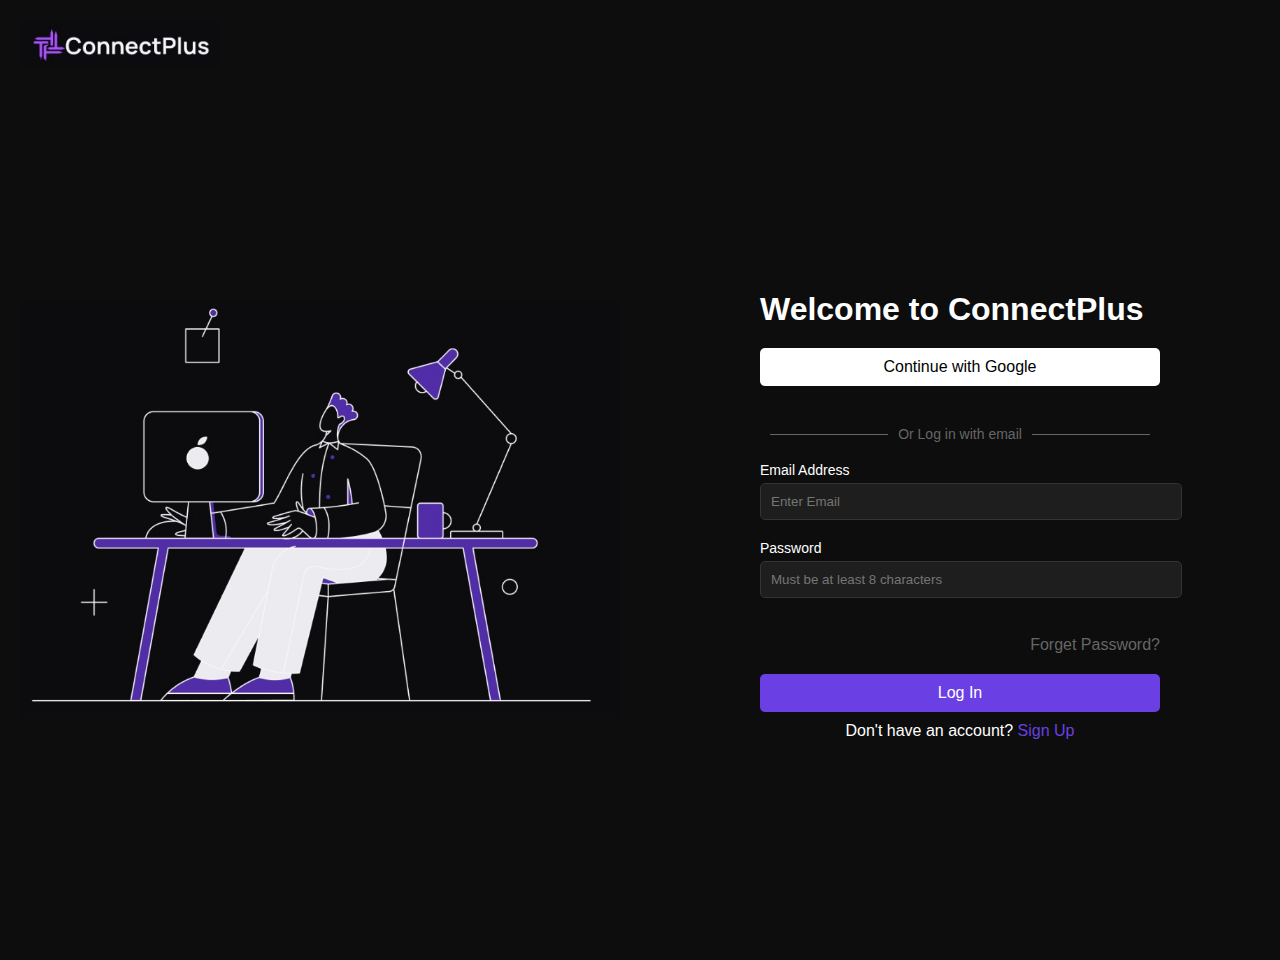
<file: SIH/index.html>
<!DOCTYPE html>
<html lang="en">
<head>
    <meta charset="UTF-8">
    <meta name="viewport" content="width=device-width, initial-scale=1.0">
    <meta name="description" content="ConnectPlus Login Page - Access your ConnectPlus account or create a new one.">
    <title>ConnectPlus Login</title>
    <link rel="stylesheet" href="styles.css">
</head>
<body>
    <header>
        <div class="logo-container">
            <img src="connectplus-logo.jpg" alt="ConnectPlus Logo" class="logo">
        </div>
    </header>
    <div class="container">
        <div class="left-section">
            <img src="sih.jpg" alt="Illustration">
        </div>
        <div class="right-section">
            <div class="form-container">
                <h1>Welcome to ConnectPlus</h1>
                <button class="google-btn" aria-label="Continue with Google">Continue with Google</button>
                
                <div class="divider">
                    <hr>
                    <span>Or Log in with email</span>
                    <hr>
                </div>

                <form action="/login" method="post">
                    <div class="input-group">
                        <label for="email">Email Address</label>
                        <input type="email" id="email" name="email" placeholder="Enter Email" required>
                    </div>
                    <div class="input-group">
                        <label for="password">Password</label>
                        <input type="password" id="password" name="password" placeholder="Must be at least 8 characters" required>
                        <span class="toggle-password" aria-label="Show/Hide Password"></span>
                    </div>
                    <a href="#" class="forgot-password">Forget Password?</a>
                    <button type="submit" class="login-btn">Log In</button>
                </form>
                <p class="center-text">Don't have an account? <a href="#">Sign Up</a></p>
            </div>
        </div>
    </div>
</body>
</html>
</file>
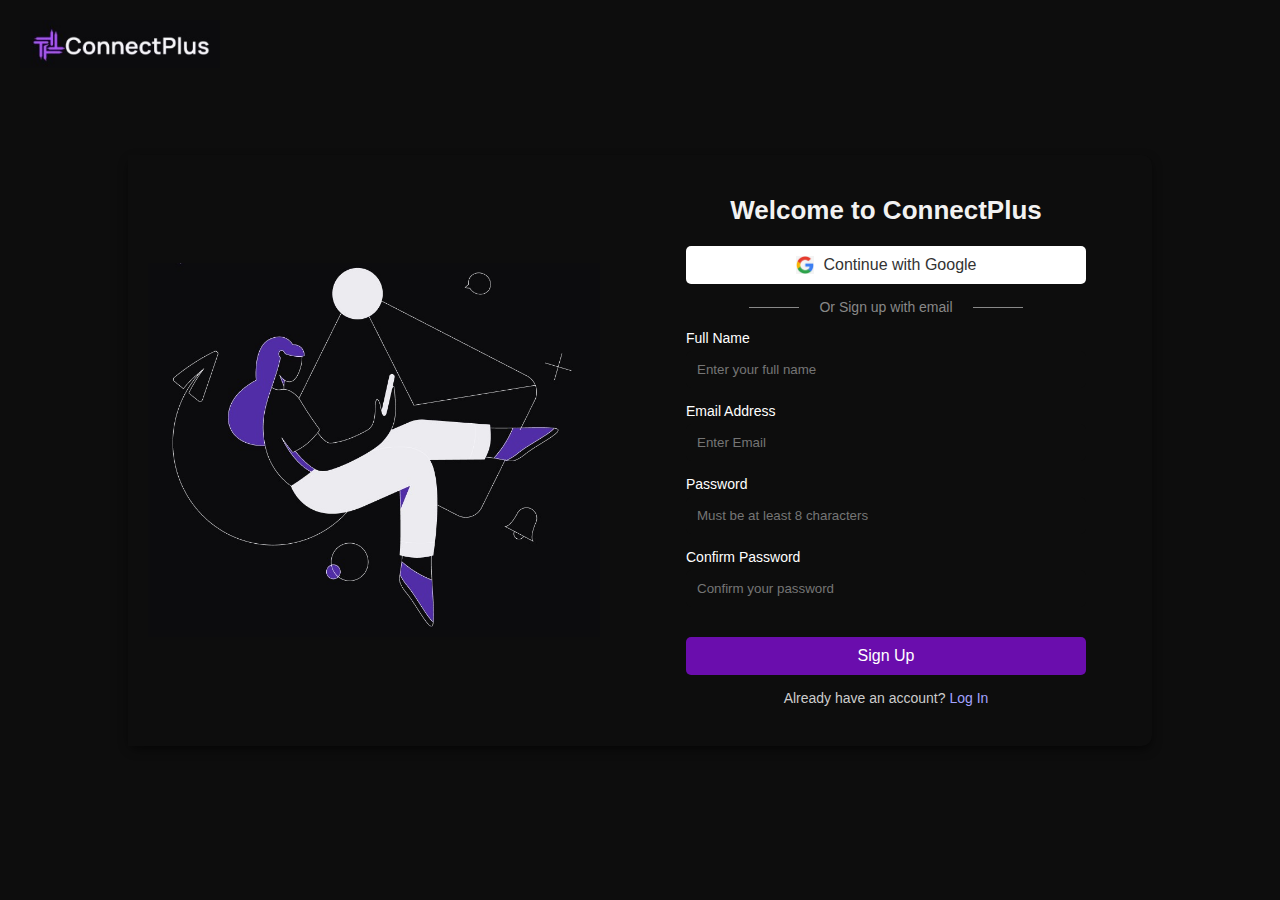
<file: SIH/register.html>
<!DOCTYPE html>
<html lang="en">
<head>
    <meta charset="UTF-8">
    <meta name="viewport" content="width=device-width, initial-scale=1.0">
    <title>ConnectPlus - Sign Up</title>
    <link rel="stylesheet" href="register.css">
</head>
<body>
    <div class="container">
        <div class="left-section">
            <div class="logo">
                <img src="connectplus-logo.jpg" alt="ConnectPlus Logo">
            </div>
            <img src="otpimg.jpg" alt="Illustration">
        </div>
        <div class="right-section">
            <div class="form-container">
                <h1>Welcome to ConnectPlus</h1>

                <button class="google-btn">
                    <img src="google.png" alt="Google Icon"> Continue with Google
                </button>

                <div class="divider">
                    <span>Or Sign up with email</span>
                </div>

                <form action="#">
                    <div class="form-group">
                        <label for="fullname">Full Name</label>
                        <input type="text" id="fullname" placeholder="Enter your full name" required>
                    </div>

                    <div class="form-group">
                        <label for="email">Email Address</label>
                        <input type="email" id="email" placeholder="Enter Email" required>
                    </div>

                    <div class="form-group">
                        <label for="password">Password</label>
                        <input type="password" id="password" placeholder="Must be at least 8 characters" required>
                    </div>

                    <div class="form-group">
                        <label for="confirm-password">Confirm Password</label>
                        <input type="password" id="confirm-password" placeholder="Confirm your password" required>
                    </div>

                    <button type="submit" class="signup-btn">Sign Up</button>
                </form>

                <p>Already have an account? <a href="#">Log In</a></p>
            </div>
        </div>
    </div>
</body>
</html>
</file>
<file: SIH/styles.css>
body {
    margin: 0;
    font-family: Arial, sans-serif;
    background-color: #0d0d0d; 
    color: #FFFFFF;
}

header {
    position: absolute;
    top: 20px;
    left: 20px;
}

.logo-container {
    display: flex;
    align-items: center;
}

.logo {
    width: 200px; 
    height: auto;
}

.container {
    display: flex;
    height: 100vh;
    align-items: center;
    justify-content: space-between;
    padding-top: 60px;
}

.left-section {
    flex: 1;
    display: flex;
    align-items: center;
    justify-content: center;
    padding: 20px;
}

.left-section img {
    width: 100%;
    max-width: 600px;
}

.right-section {
    flex: 1;
    display: flex;
    align-items: center;
    justify-content: center;
    padding: 20px;
}

.form-container {
    width: 80%;
    max-width: 400px;
    text-align: left; 
}

h1 {
    font-size: 32px; 
    margin-bottom: 20px;
}

.google-btn {
    width: 100%;
    padding: 10px;
    background-color: #FFFFFF;
    color: #000000;
    border: none;
    border-radius: 5px;
    margin-bottom: 20px;
    cursor: pointer;
    font-size: 16px;
}

.divider {
    display: flex;
    align-items: center;
    text-align: center;
    margin: 20px 0;
    color: #666;
    font-size: 14px;
}

.divider hr {
    flex: 1;
    border: none;
    border-top: 1px solid #666;
    margin: 0 10px;
}

p {
    margin: 10px 0;
}

.input-group {
    margin-bottom: 20px;
}

.input-group label {
    display: block;
    margin-bottom: 5px;
    font-size: 14px;
}

.input-group input {
    width: 100%;
    padding: 10px;
    border: 1px solid #333;
    border-radius: 5px;
    background-color: #1e1e1e; 
    color: #FFFFFF;
}

.input-group input:focus {
    outline: 2px solid #6A40E4;
    outline-offset: 2px;
}

.toggle-password {
    cursor: pointer;
    display: inline-block;
    margin-left: 10px;
    vertical-align: middle;
    color: #666;
}

.forgot-password {
    display: block;
    text-align: right;
    color: #666;
    text-decoration: none;
    margin-bottom: 20px;
}

.login-btn {
    width: 100%;
    padding: 10px;
    background-color: #6A40E4;
    color: #FFFFFF;
    border: none;
    border-radius: 5px;
    cursor: pointer;
    font-size: 16px;
}

.login-btn:focus {
    outline: 2px solid #5433b4;
}

.login-btn:hover {
    background-color: #5433b4;
}

a {
    color: #6A40E4;
    text-decoration: none;
}

a:hover {
    text-decoration: underline;
}

.center-text {
    text-align: center;
}


@media (max-width: 768px) {
    .container {
        flex-direction: column;
    }
    
    .left-section, .right-section {
        flex: none;
        width: 100%;
    }
}
</file>
<file: SIH/register.css>
* {
    margin: 0;
    padding: 0;
    box-sizing: border-box;
}

body {
    font-family: 'Arial', sans-serif;
    background-color: #0d0d0d;
    color: #ffffff;
    display: flex;
    justify-content: center;
    align-items: center;
    height: 100vh;
    margin: 0;
}

.container {
    display: flex;
    width: 80%;
    max-width: 1200px;
    background-color: #0d0d0d;
    border-radius: 10px;
    box-shadow: 0 4px 10px rgba(0, 0, 0, 0.5);
}

.left-section {
    flex: 1;
    background-color: #0d0d0d;
    display: flex;
    justify-content: center;
    align-items: center;
    padding: 20px;
}

.logo {
    position: absolute;
    top: 20px;
    left: 20px;
}

.logo img {
    width: 200px; 
    height: auto;
}

.left-section img {
    max-width: 100%;
    height: auto;
}

.right-section {
    flex: 1;
    display: flex;
    justify-content: center;
    align-items: center;
    padding: 40px;
}

.form-container {
    width: 100%;
    max-width: 400px;
    text-align: center;
}

h1 {
    font-size: 26px;
    margin-bottom: 20px;
    color: #f2f2f2;
}

.google-btn {
    background-color: #ffffff;
    color: #333;
    border: none;
    padding: 10px;
    border-radius: 5px;
    width: 100%;
    display: flex;
    align-items: center;
    justify-content: center;
    font-size: 16px;
    cursor: pointer;
    margin-bottom: 15px;
}

.google-btn img {
    margin-right: 10px;
    width: 18px;  
    height: 18px;
}

.divider {
    color: #888;
    margin: 15px 0;
    display: flex;
    justify-content: center;
    align-items: center;
    font-size: 14px;
}

.divider span {
    position: relative;
    padding: 0 10px;
}

.divider span:before,
.divider span:after {
    content: "";
    position: absolute;
    top: 50%;
    width: 50px;
    height: 1px;
    background-color: #888;
}

.divider span:before {
    left: -60px;
}

.divider span:after {
    right: -60px;
}

.form-group {
    margin-bottom: 15px;
    text-align: left;
}

.form-group label {
    font-size: 14px;
    display: block;
    margin-bottom: 5px;
}

.form-group input {
    width: 100%;
    padding: 10px;
    border: 1px solid #0d0d0d;
    border-radius: 5px;
    background-color: #0d0d0d;
    color: #fff;
}

.signup-btn {
    background-color: #6a0dad;
    color: #fff;
    padding: 10px;
    border: none;
    border-radius: 5px;
    width: 100%;
    font-size: 16px;
    cursor: pointer;
    margin-top: 15px;
}

.signup-btn:hover {
    background-color: #4e148c;
}

p {
    font-size: 14px;
    margin-top: 15px;
    color: #ccc;
}

p a {
    color: #a3a3ff;
    text-decoration: none;
}

p a:hover {
    text-decoration: underline;
}
</file>
